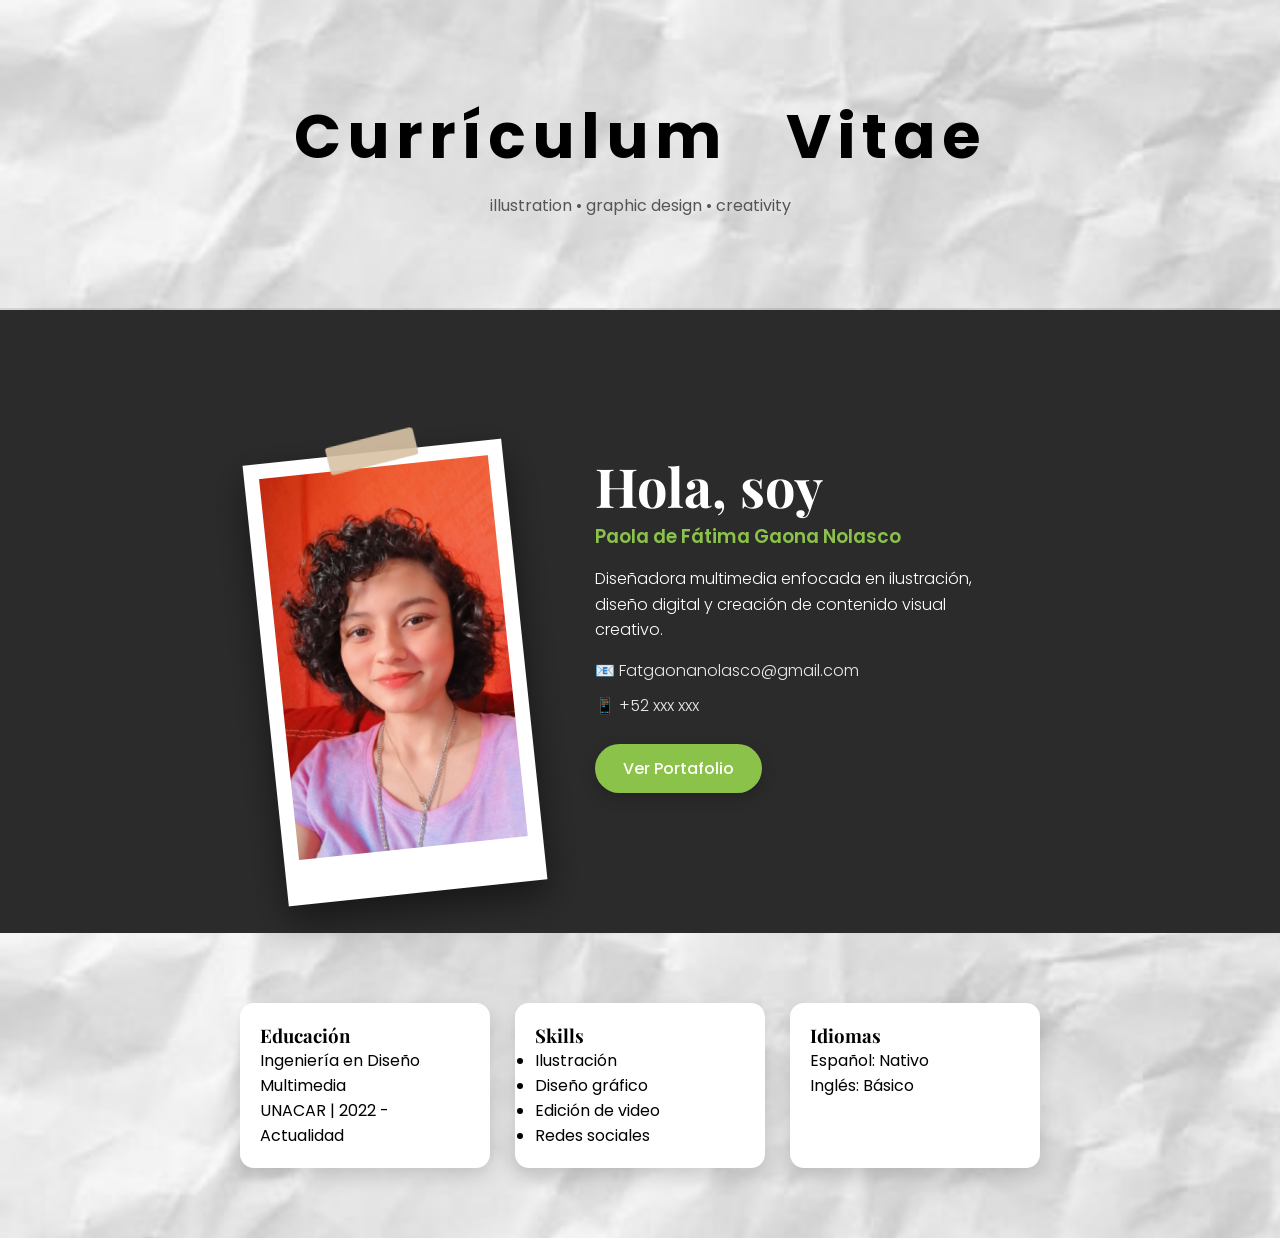
<file: 02-maquetacion-cv/index.html>
<!DOCTYPE html>
<html lang="es">
<head>
<meta charset="UTF-8">
<meta name="viewport" content="width=device-width, initial-scale=1.0">
<title>Paola | CV</title>

<link href="https://fonts.googleapis.com/css2?family=Poppins:wght@300;400;500;600;700&family=Playfair+Display:wght@500;700&display=swap" rel="stylesheet">

<link rel="stylesheet" href="styles.css">
</head>

<body>

<!-- TOP -->
<header class="top">

    <h1 class="titulo-animado">
        <span>C</span><span>u</span><span>r</span><span>r</span><span>í</span><span>c</span><span>u</span><span>l</span><span>u</span><span>m</span>
        <span>&nbsp;</span>
        <span>V</span><span>i</span><span>t</span><span>a</span><span>e</span>
    </h1>

    <p>illustration • graphic design • creativity</p>
</header>

<!-- HERO -->
<section class="hero">

    <div class="hero-container">

        <!-- FOTO POLAROID -->
        <div class="photo-stack">

            <div class="photo main">
                <div class="tape"></div>
                <img src="img/tu-foto.jpg" alt="foto">
            </div>

            <div class="photo extra extra1">
                <img src="img/foto1.jpg" alt="">
            </div>

            <div class="photo extra extra2">
                <img src="img/foto2.jpg" alt="">
            </div>

            <div class="photo extra extra3">
                <img src="img/foto3.jpg" alt="">
            </div>

        </div>

        <!-- INFO -->
        <div class="info">
            <h2>Hola, soy</h2>
            <h3>Paola de Fátima Gaona Nolasco</h3>

            <p>
                Diseñadora multimedia enfocada en ilustración, diseño digital y creación de contenido visual creativo.
            </p>

            <div class="contact">
                <p>📧 Fatgaonanolasco@gmail.com</p>
                <p>📱 +52 xxx xxx</p>
            </div>

            <!-- BOTÓN PORTAFOLIO -->
            <div class="btn-portafolio">
                <a href="portafolios/">Ver Portafolio</a>
            </div>

        </div>

    </div>

</section>

<!-- ABOUT -->
<section class="about">

    <div class="cards">

        <div class="card">
            <h3>Educación</h3>
            <p>Ingeniería en Diseño Multimedia</p>
            <p>UNACAR | 2022 - Actualidad</p>
        </div>

        <div class="card">
            <h3>Skills</h3>
            <ul>
                <li>Ilustración</li>
                <li>Diseño gráfico</li>
                <li>Edición de video</li>
                <li>Redes sociales</li>
            </ul>
        </div>

        <div class="card">
            <h3>Idiomas</h3>
            <p>Español: Nativo</p>
            <p>Inglés: Básico</p>
        </div>

    </div>

</section>

</body>
</html>
</file>
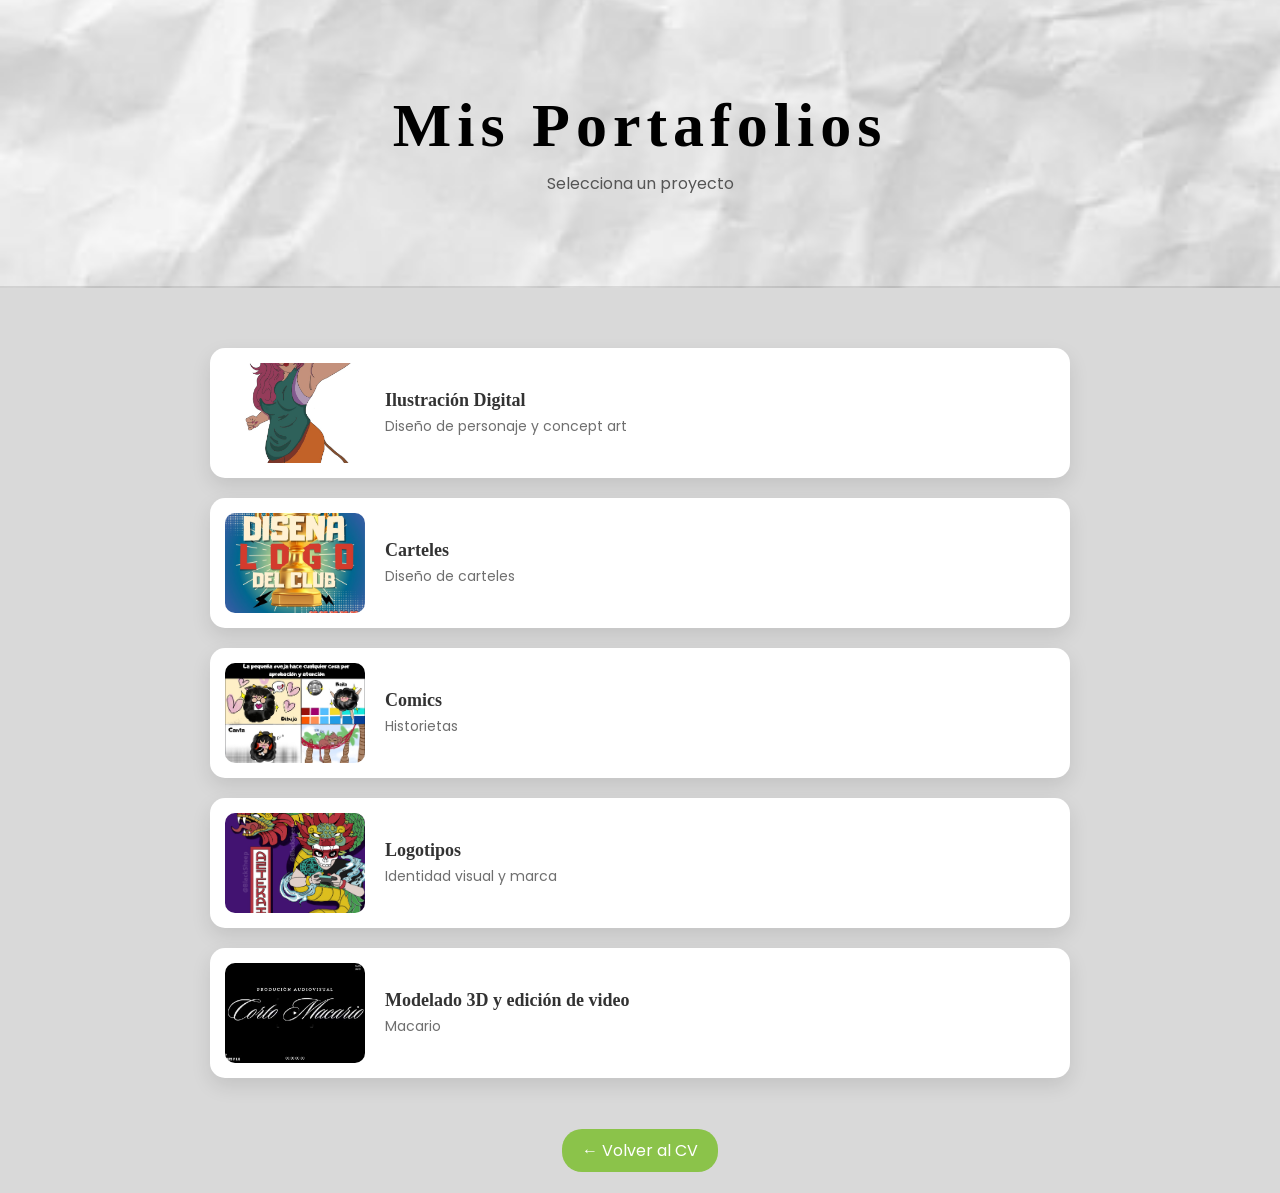
<file: 02-maquetacion-cv/portafolios/index.html>
<!DOCTYPE html>
<html lang="es">
<head>
<meta charset="UTF-8">
<meta name="viewport" content="width=device-width, initial-scale=1.0">
<title>Mis Portafolios</title>

<link href="https://fonts.googleapis.com/css2?family=Poppins:wght@300;400;500;600;700&display=swap" rel="stylesheet">

<link rel="stylesheet" href="../styles.css">
</head>

<body>

<!-- HEADER -->
<header class="top">
    <h1>Mis Portafolios</h1>
    <p>Selecciona un proyecto</p>
</header>

<!-- LISTA -->
<section class="portfolio-list">

    <!-- ITEM 1 -->
    <a class="portfolio-item" href="portafolio1.html">
        <img src="../img/preview1.jpg" alt="Portafolio 1">
        <div class="portfolio-text">
            <h2>Ilustración Digital</h2>
            <p>Diseño de personaje y concept art</p>
        </div>
    </a>

    <!-- ITEM 2 -->
    <a class="portfolio-item" href="portafolio2.html">
        <img src="../img/preview2.jpg" alt="Portafolio 2">
        <div class="portfolio-text">
            <h2>Carteles</h2>
            <p>Diseño de carteles</p>
        </div>
    </a>

    <!-- ITEM 3 -->
    <a class="portfolio-item" href="portafolio3.html">
        <img src="../img/preview3.jpg" alt="Portafolio 3">
        <div class="portfolio-text">
            <h2>Comics</h2>
            <p>Historietas</p>
        </div>
    </a>

    <!-- ITEM 4 -->
    <a class="portfolio-item" href="portafolio4.html">
        <img src="../img/preview4.jpg" alt="Portafolio 4">
        <div class="portfolio-text">
            <h2>Logotipos</h2>
            <p>Identidad visual y marca</p>
        </div>
    </a>

    <!-- ITEM 5 -->
    <a class="portfolio-item" href="portafolio5.html">
        <img src="../img/Preview5.jpg" alt="Portafolio 5">
        <div class="portfolio-text">
            <h2>Modelado 3D y edición de video</h2>
            <p>Macario</p>
        </div>
    </a>

</section>

<!-- BACK -->
<div class="back-home">
    <a href="../index.html">← Volver al CV</a>
</div>

</body>
</html>
</file>
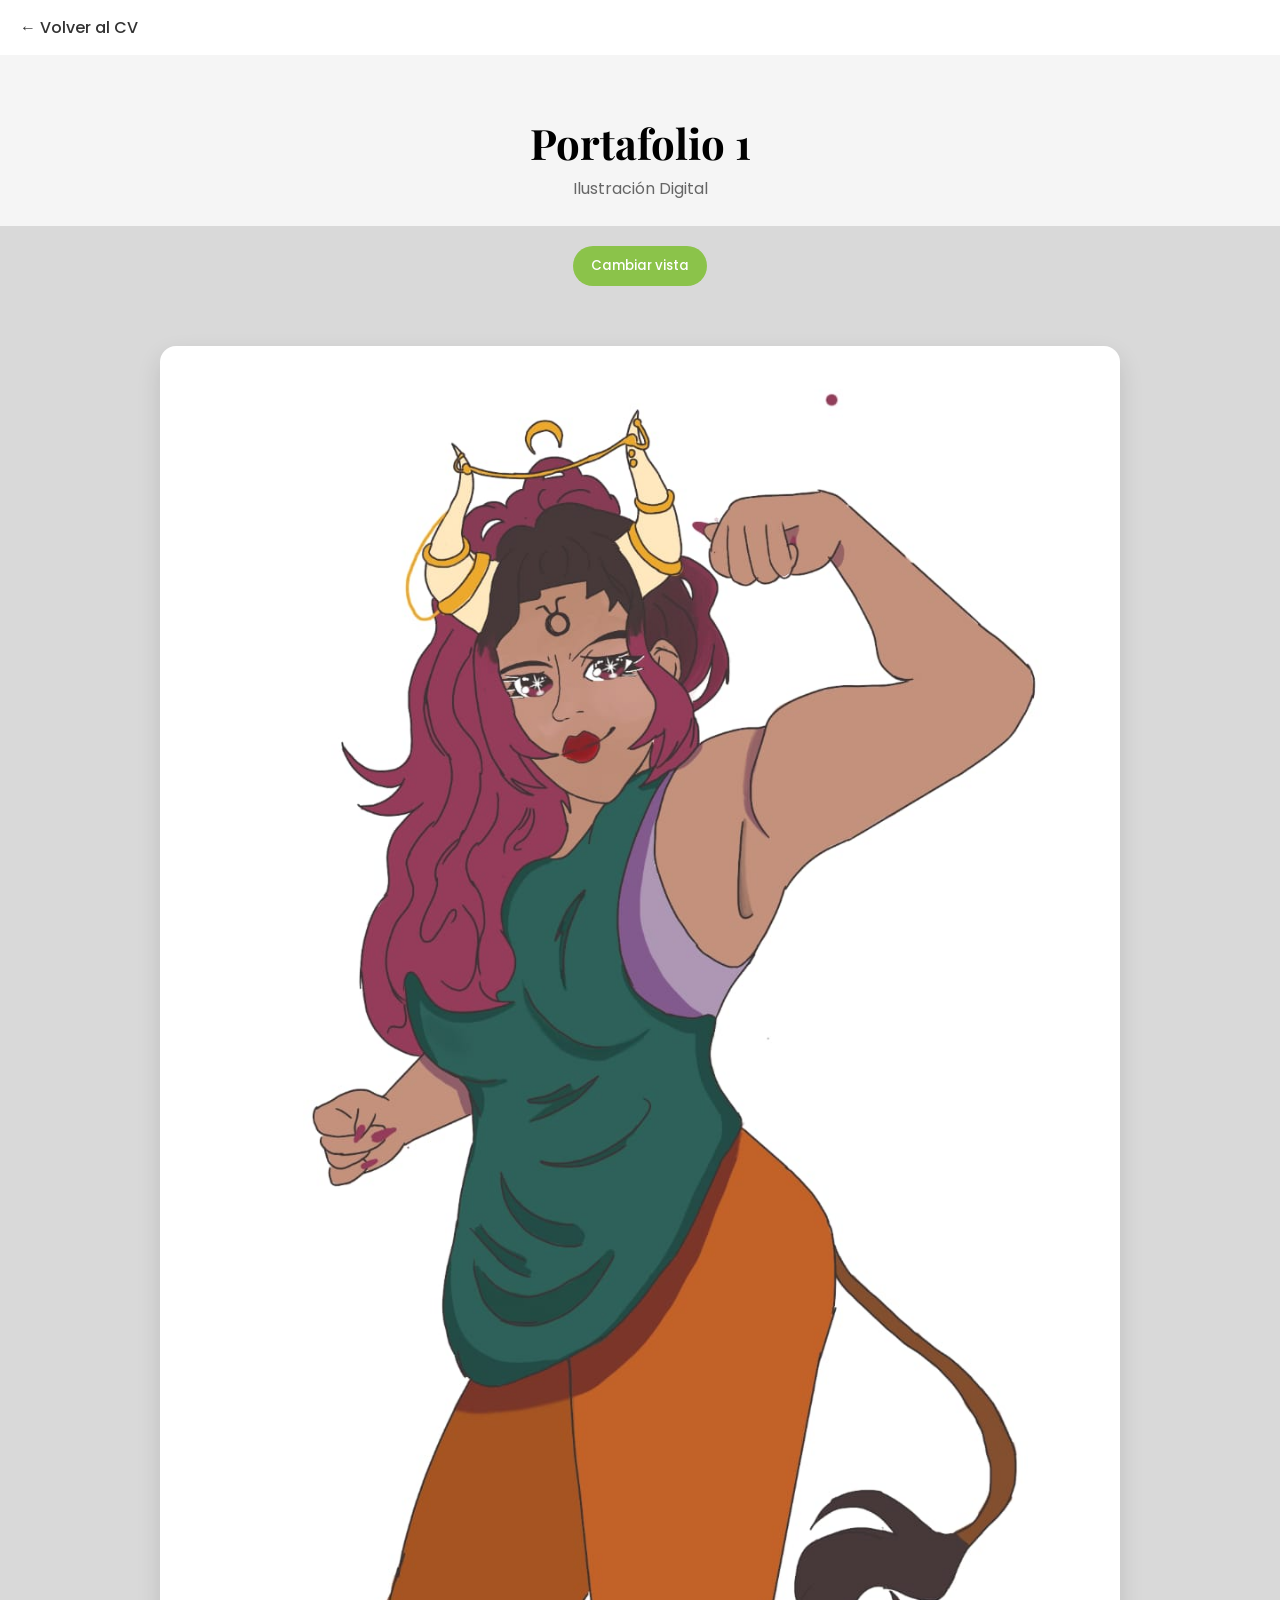
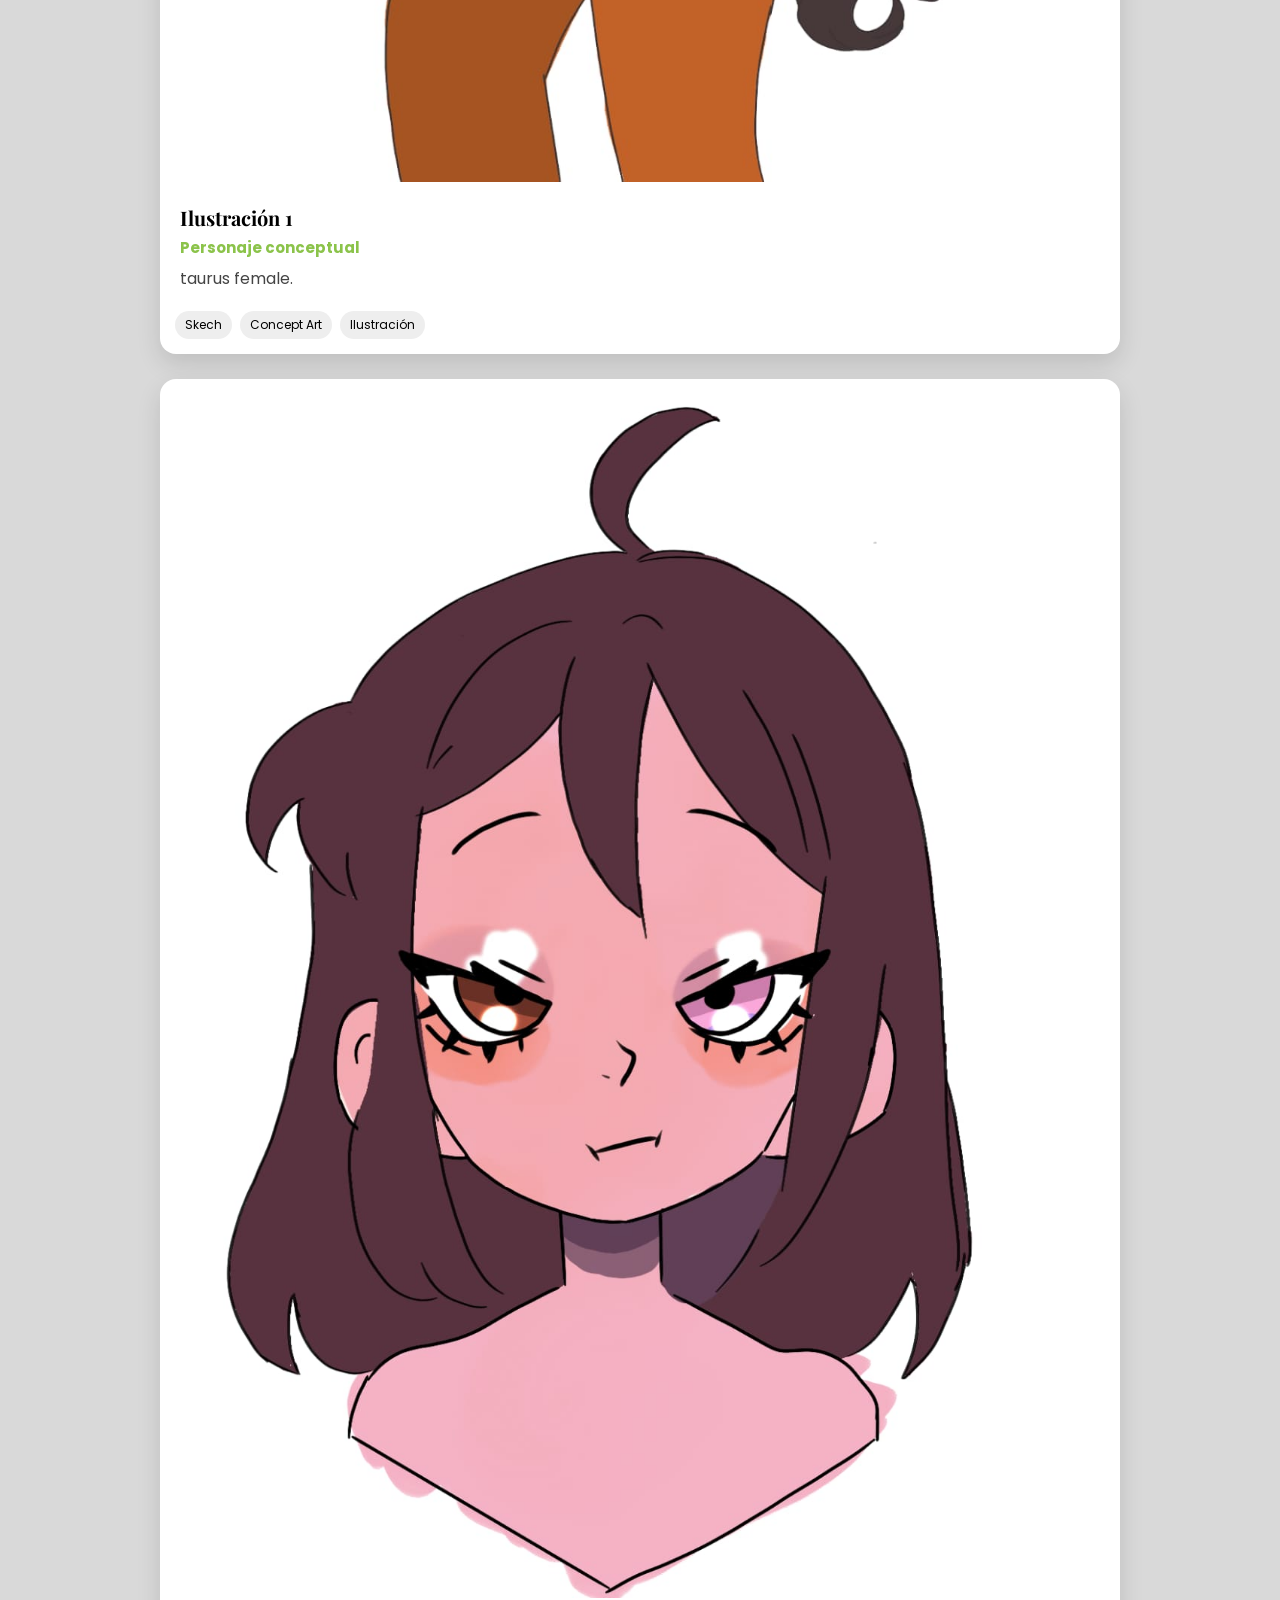
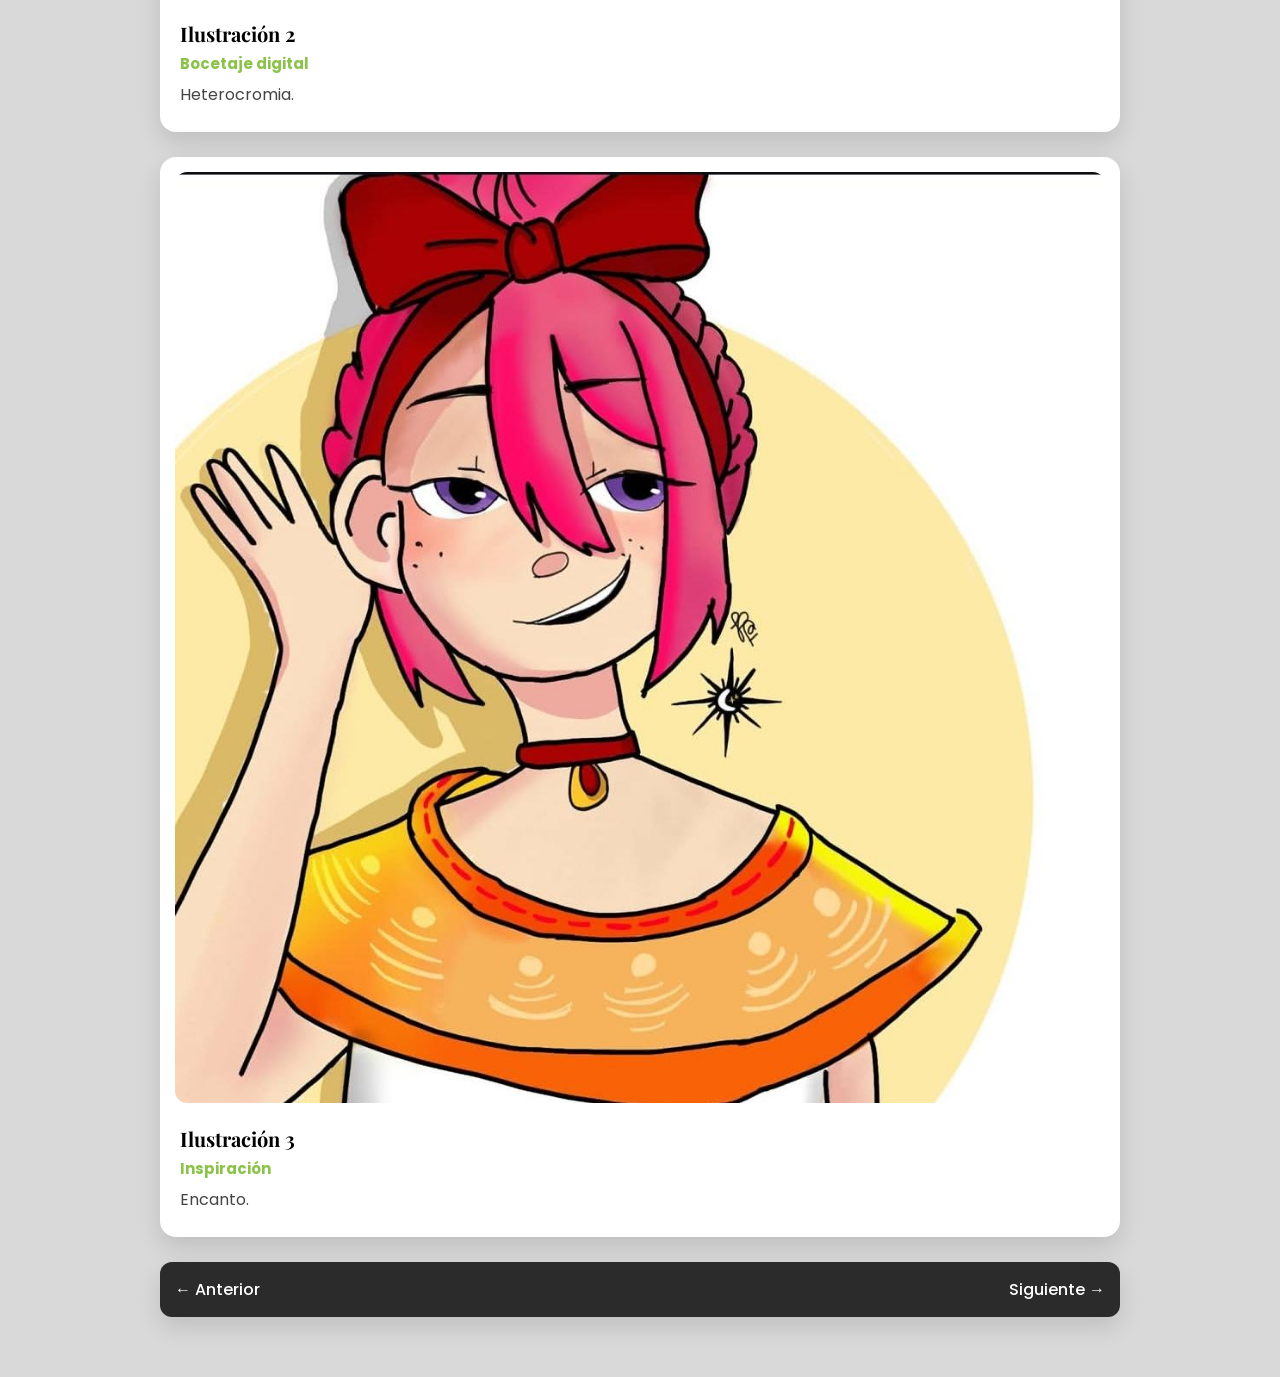
<file: 02-maquetacion-cv/portafolios/new.html>
<!DOCTYPE html>
<html lang="es">
<head>
<meta charset="UTF-8">
<meta name="viewport" content="width=device-width, initial-scale=1.0">

<title>Portafolio 1</title>

<link href="https://fonts.googleapis.com/css2?family=Poppins:wght@300;400;500;600;700&family=Playfair+Display:wght@500;700&display=swap" rel="stylesheet">

<link rel="stylesheet" href="../styles.css">
</head>

<body>

<!-- NAVBAR -->
<div class="navbar">
<a href="../index.html">← Volver al CV</a>
</div>

<!-- TÍTULO -->
<header class="project-hero">
<h1>Portafolio 1</h1>
<p>Ilustración Digital</p>
</header>

<!-- BOTÓN CAMBIO DE VISTA -->
<div class="view-toggle">
    <button onclick="toggleView()">Cambiar vista</button>
</div>

<!-- CONTENIDO -->
<section class="project-container">

<!-- EVIDENCIA 1 -->
<div class="project-card">
<img src="../img/preview1.jpg" class="project-image">
<div class="project-info">
<h2>Ilustración 1</h2>
<h3>Personaje conceptual</h3>
<p>taurus female.</p>
</div>

<div class="tags">
<span>Skech</span>
<span>Concept Art</span>
<span>Ilustración</span>
</div>
</div>

<!-- EVIDENCIA 2 -->
<div class="project-card">
<img src="../img/proyecto1b.jpg" class="project-image">
<div class="project-info">
<h2>Ilustración 2</h2>
<h3>Bocetaje digital</h3>
<p>Heterocromia.</p>
</div>
</div>

<!-- EVIDENCIA 3 -->
<div class="project-card">
<img src="../img/proyecto1c.jpg" class="project-image">
<div class="project-info">
<h2>Ilustración 3</h2>
<h3>Inspiración</h3>
<p>Encanto.</p>
</div>
</div>

<!-- NAVEGACIÓN -->
<div class="project-card nav-box">
<a href="portafolio5.html">← Anterior</a>
<a href="portafolio2.html">Siguiente →</a>
</div>

</section>

<!-- SCRIPT CAMBIO DE VISTA -->
<script>
function toggleView(){
    document.querySelector('.project-container')
    .classList.toggle('horizontal');
}
</script>

</body>
</html>
</file>
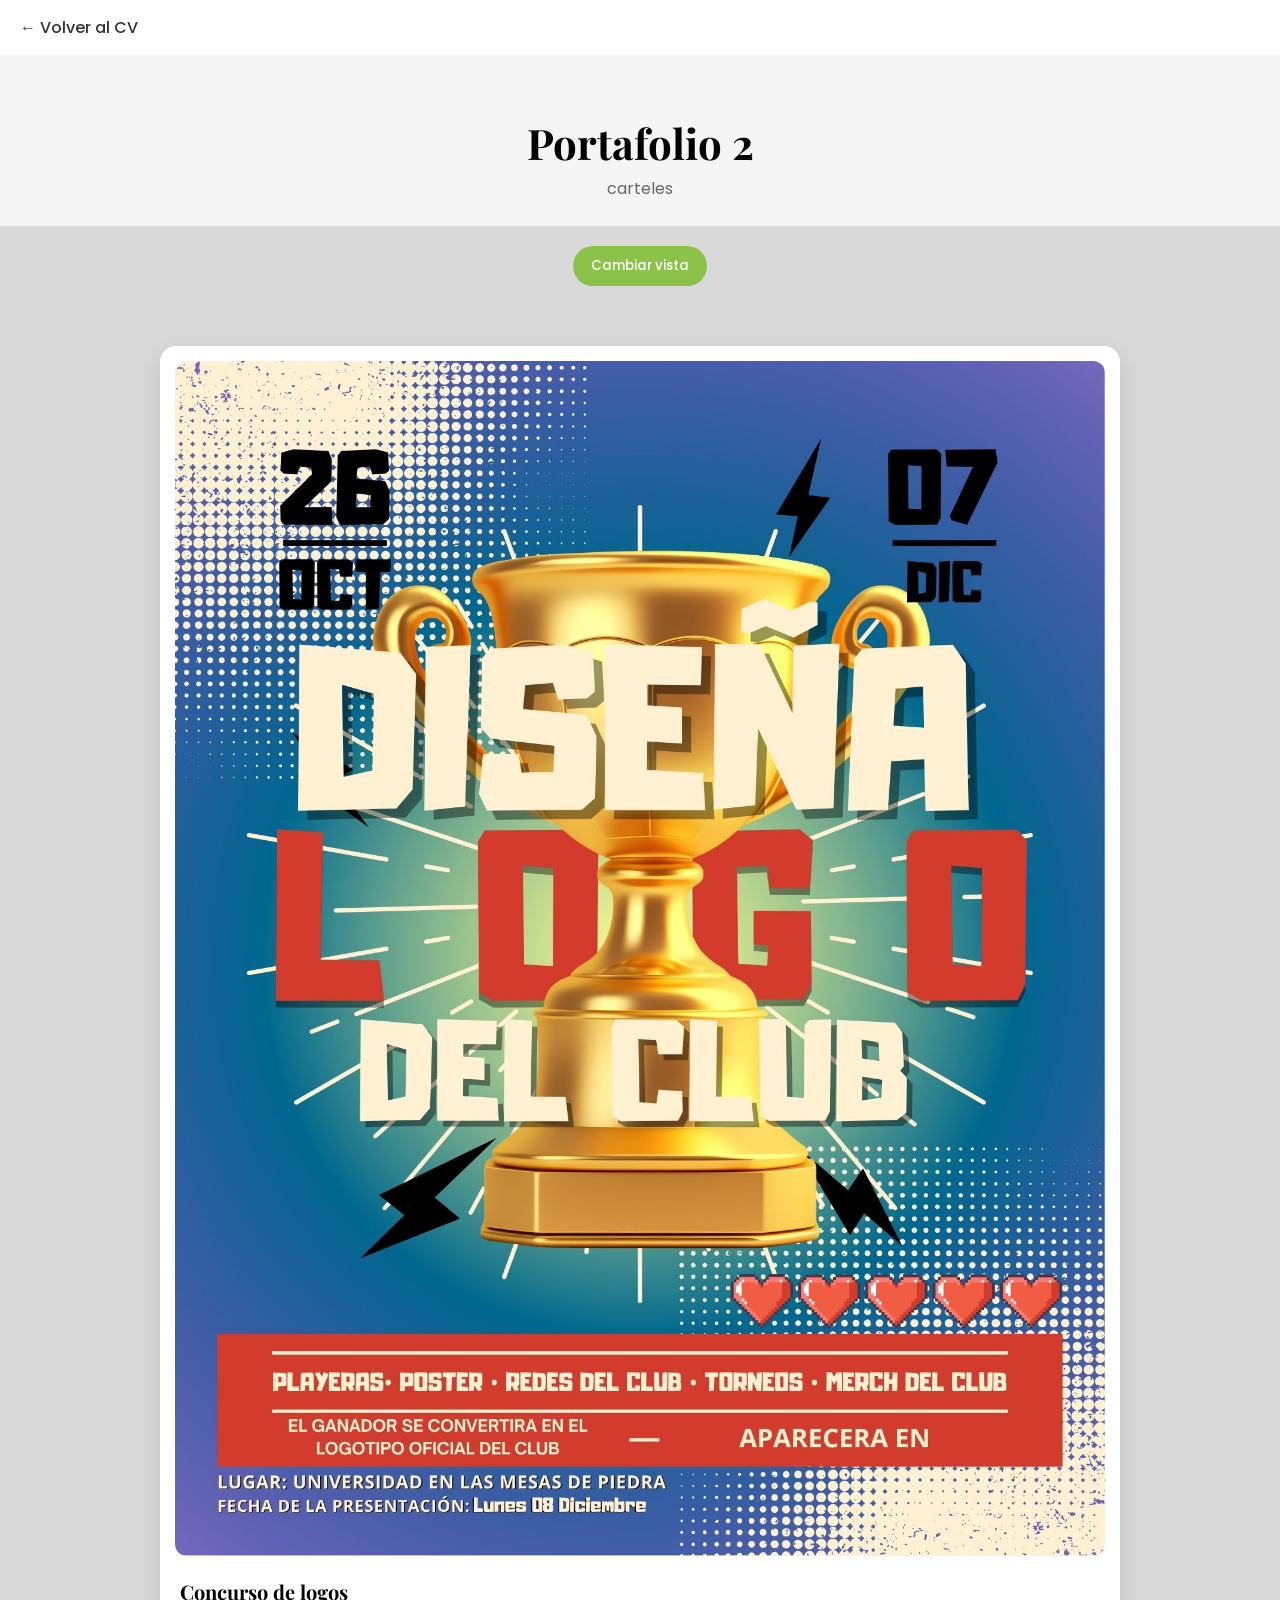
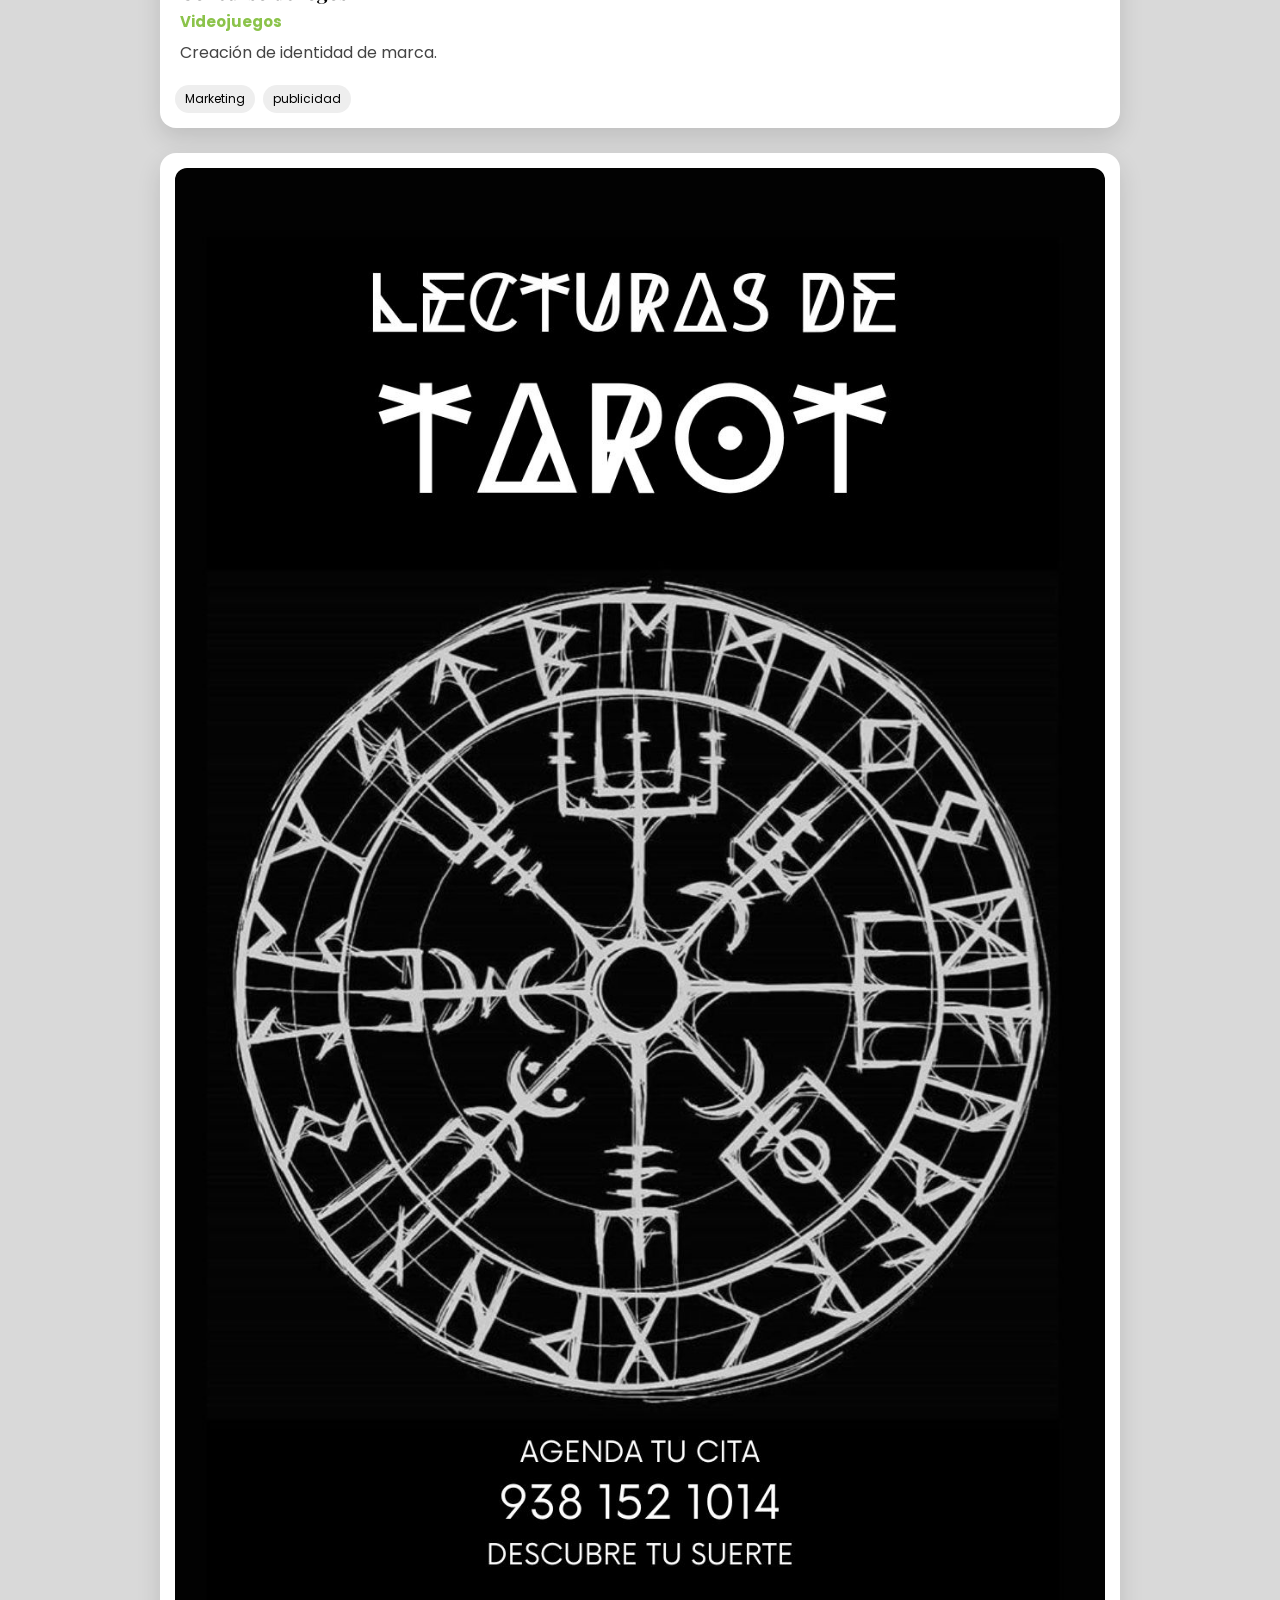
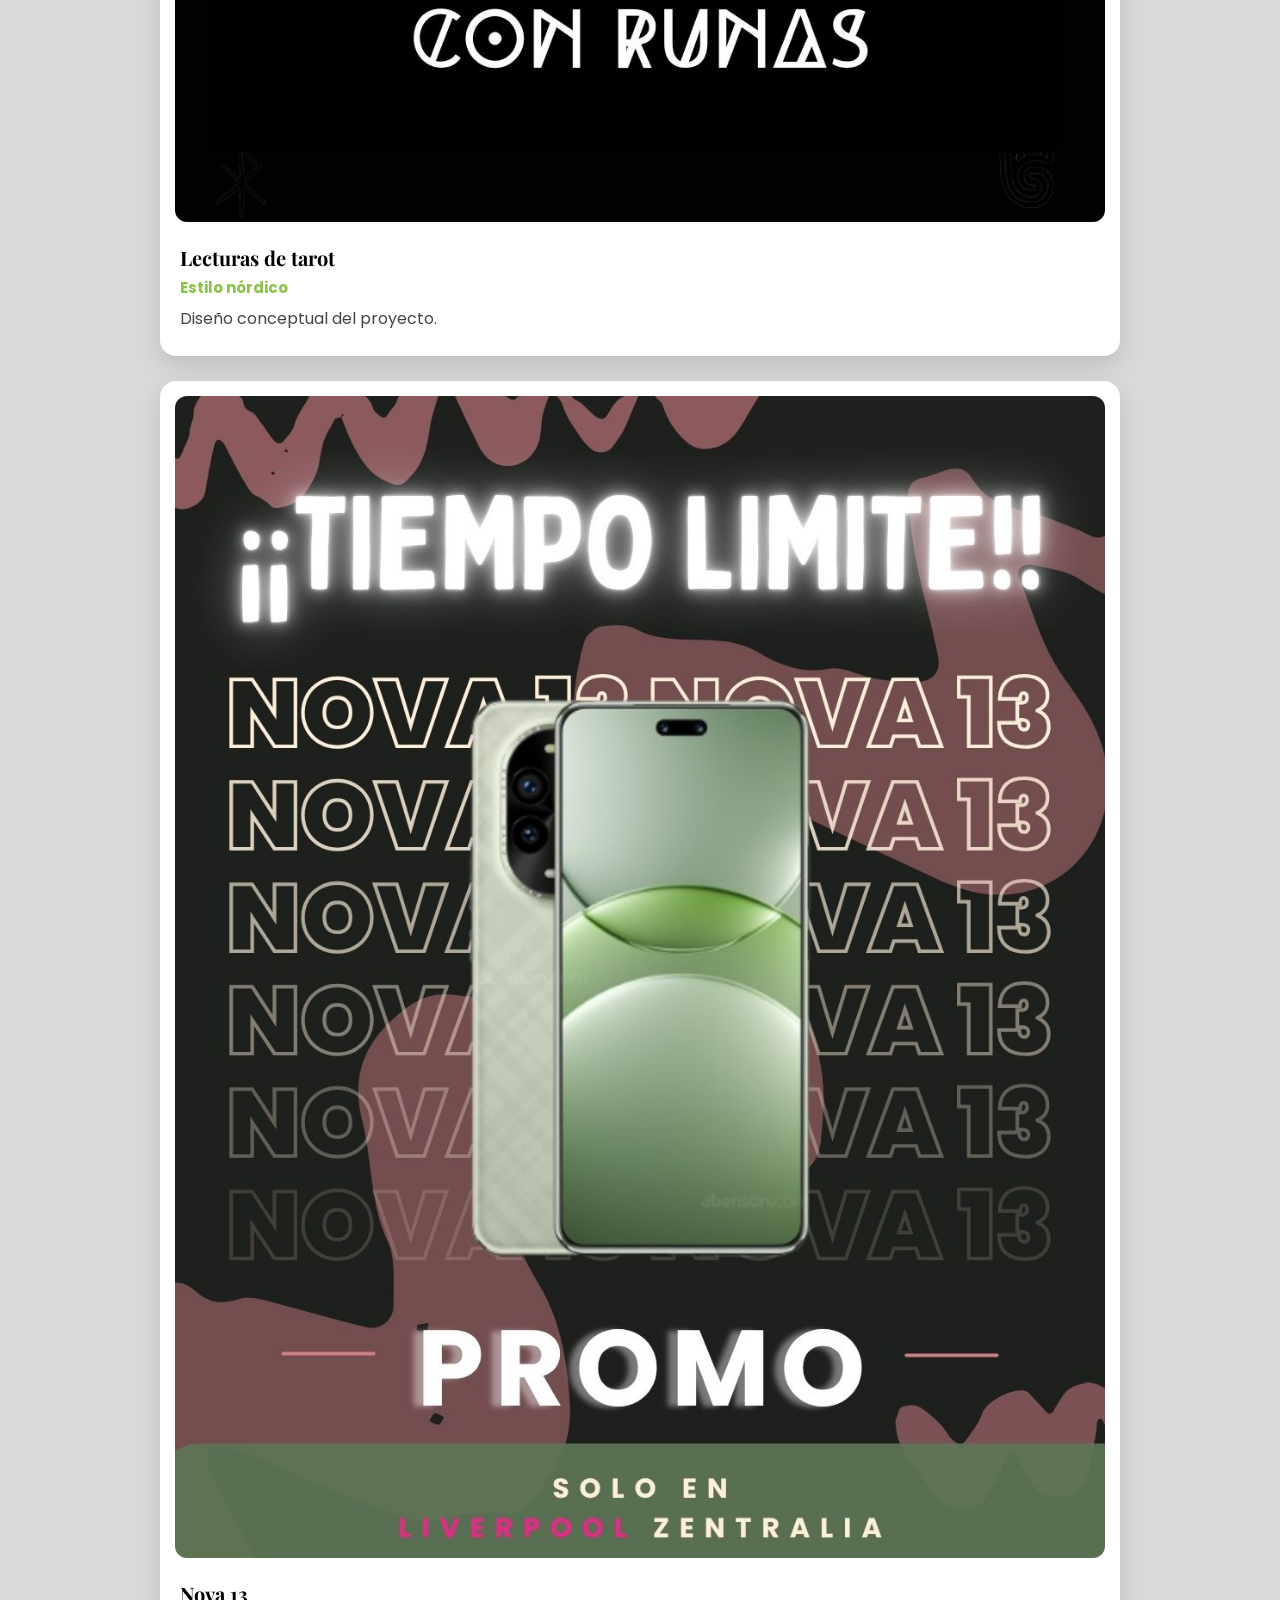
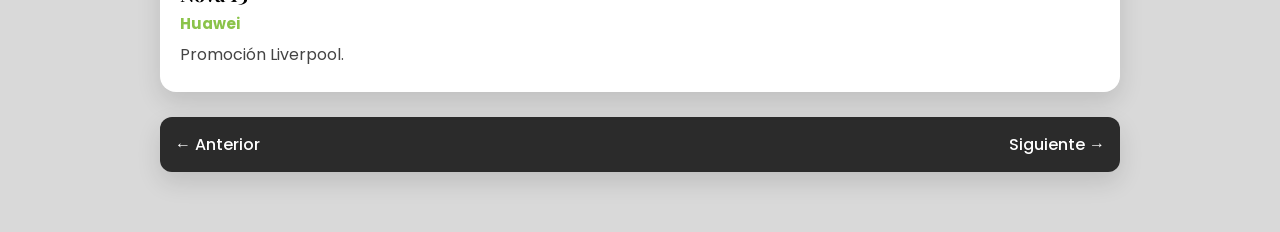
<file: 02-maquetacion-cv/portafolios/portafolio2.html>
<!DOCTYPE html>
<html lang="es">
<head>
<meta charset="UTF-8">
<meta name="viewport" content="width=device-width, initial-scale=1.0">

<title>Portafolio 2</title>

<link href="https://fonts.googleapis.com/css2?family=Poppins:wght@300;400;500;600;700&family=Playfair+Display:wght@500;700&display=swap" rel="stylesheet">

<link rel="stylesheet" href="../styles.css">
</head>

<body>

<!-- NAVBAR -->
<div class="navbar">
<a href="../index.html">← Volver al CV</a>
</div>

<!-- HEADER -->
<header class="project-hero">
<h1>Portafolio 2</h1>
<p>carteles</p>
</header>

<!-- BOTÓN CAMBIO DE VISTA -->
<div class="view-toggle">
    <button onclick="toggleView()">Cambiar vista</button>
</div>

<!-- CONTENIDO -->
<section class="project-container">

<!-- EVIDENCIA 1 -->
<div class="project-card">
<img src="../img/preview2.jpg" class="project-image">
<div class="project-info">
<h2>Concurso de logos</h2>
<h3>Videojuegos</h3>
<p>Creación de identidad de marca.</p>
</div>

<div class="tags">
<span>Marketing</span>
<span>publicidad</span>
</div>
</div>

<!-- EVIDENCIA 2 -->
<div class="project-card">
<img src="../img/proyecto2b.jpg" class="project-image">
<div class="project-info">
<h2>Lecturas de tarot</h2>
<h3>Estilo nórdico</h3>
<p>Diseño conceptual del proyecto.</p>
</div>
</div>

<!-- EVIDENCIA 3 -->
<div class="project-card">
<img src="../img/proyecto2c.jpg" class="project-image">
<div class="project-info">
<h2>Nova 13</h2>
<h3>Huawei</h3>
<p>Promoción Liverpool.</p>
</div>
</div>

<!-- NAVEGACIÓN -->
<div class="project-card nav-box">
<a href="portafolio1.html">← Anterior</a>
<a href="portafolio3.html">Siguiente →</a>
</div>

</section>

<!-- SCRIPT -->
<script>
function toggleView(){
    document.querySelector('.project-container')
    .classList.toggle('horizontal');
}
</script>

</body>
</html>
</file>
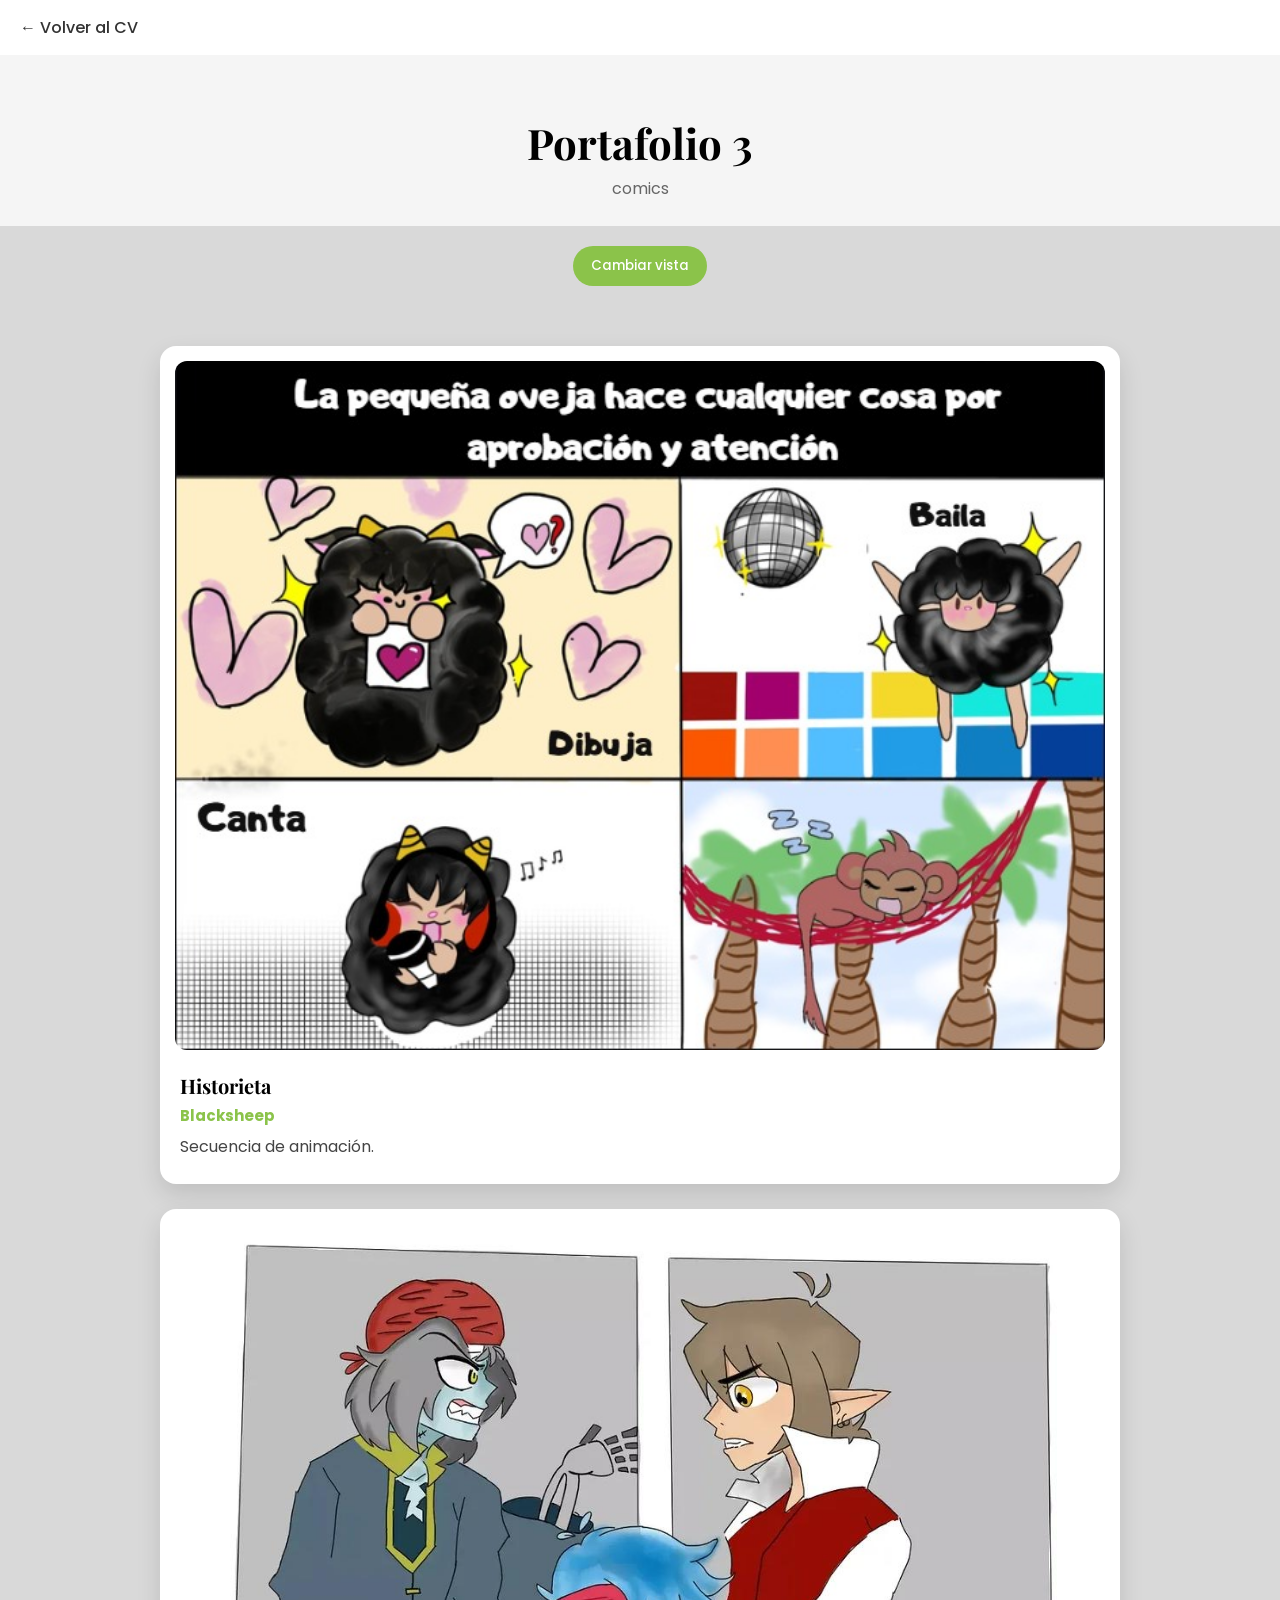
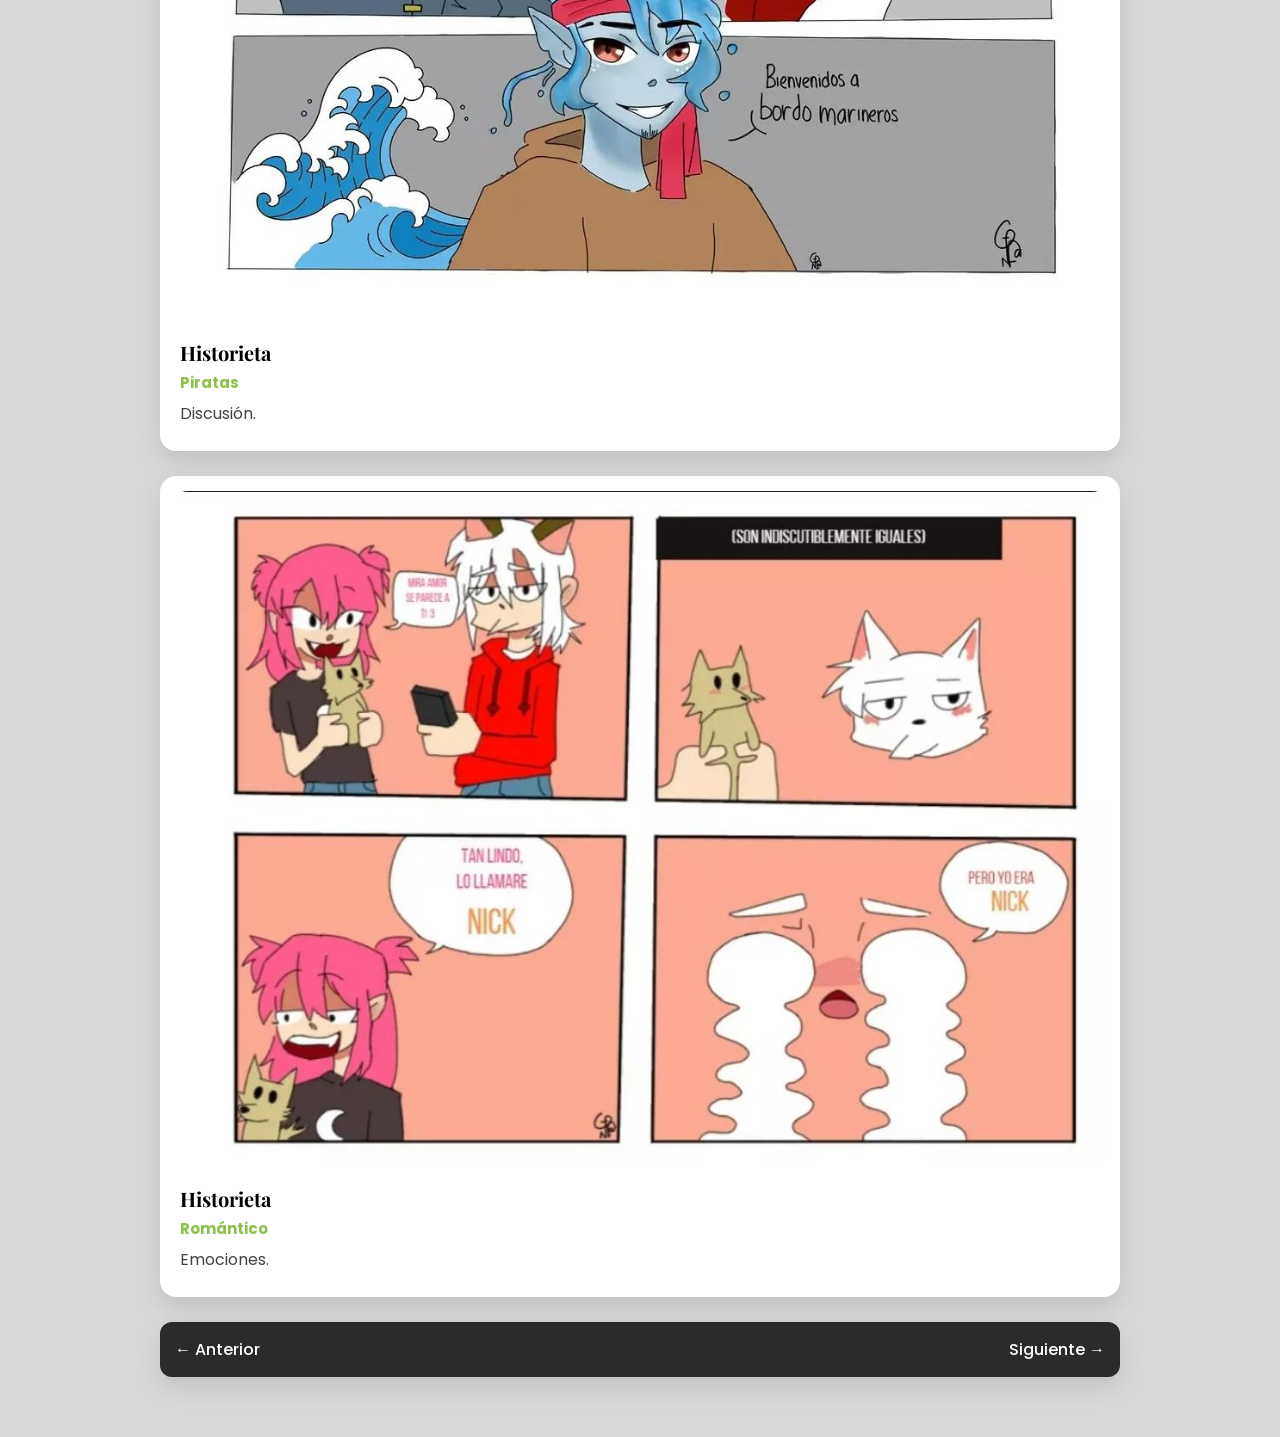
<file: 02-maquetacion-cv/portafolios/portafolio3.html>
<!DOCTYPE html>
<html lang="es">
<head>
<meta charset="UTF-8">
<meta name="viewport" content="width=device-width, initial-scale=1.0">

<title>Portafolio 3</title>

<link href="https://fonts.googleapis.com/css2?family=Poppins:wght@300;400;500;600;700&family=Playfair+Display:wght@500;700&display=swap" rel="stylesheet">

<link rel="stylesheet" href="../styles.css">
</head>

<body>

<!-- NAVBAR -->
<div class="navbar">
<a href="../index.html">← Volver al CV</a>
</div>

<!-- HEADER -->
<header class="project-hero">
<h1>Portafolio 3</h1>
<p>comics</p>
</header>

<!-- BOTÓN CAMBIO DE VISTA -->
<div class="view-toggle">
    <button onclick="toggleView()">Cambiar vista</button>
</div>

<!-- CONTENIDO -->
<section class="project-container">

<!-- EVIDENCIA 1 -->
<div class="project-card">
<img src="../img/preview3.jpg" class="project-image">
<div class="project-info">
<h2>Historieta</h2>
<h3>Blacksheep</h3>
<p>Secuencia de animación.</p>
</div>
</div>

<!-- EVIDENCIA 2 -->
<div class="project-card">
<img src="../img/proyecto3b.jpg" class="project-image">
<div class="project-info">
<h2>Historieta</h2>
<h3>Piratas</h3>
<p>Discusión.</p>
</div>
</div>

<!-- EVIDENCIA 3 -->
<div class="project-card">
<img src="../img/proyecto3c.jpg" class="project-image">
<div class="project-info">
<h2>Historieta</h2>
<h3>Romántico</h3>
<p>Emociones.</p>
</div>
</div>

<!-- NAVEGACIÓN -->
<div class="project-card nav-box">
<a href="portafolio2.html">← Anterior</a>
<a href="portafolio4.html">Siguiente →</a>
</div>

</section>

<!-- SCRIPT -->
<script>
function toggleView(){
    document.querySelector('.project-container')
    .classList.toggle('horizontal');
}
</script>

</body>
</html>
</file>
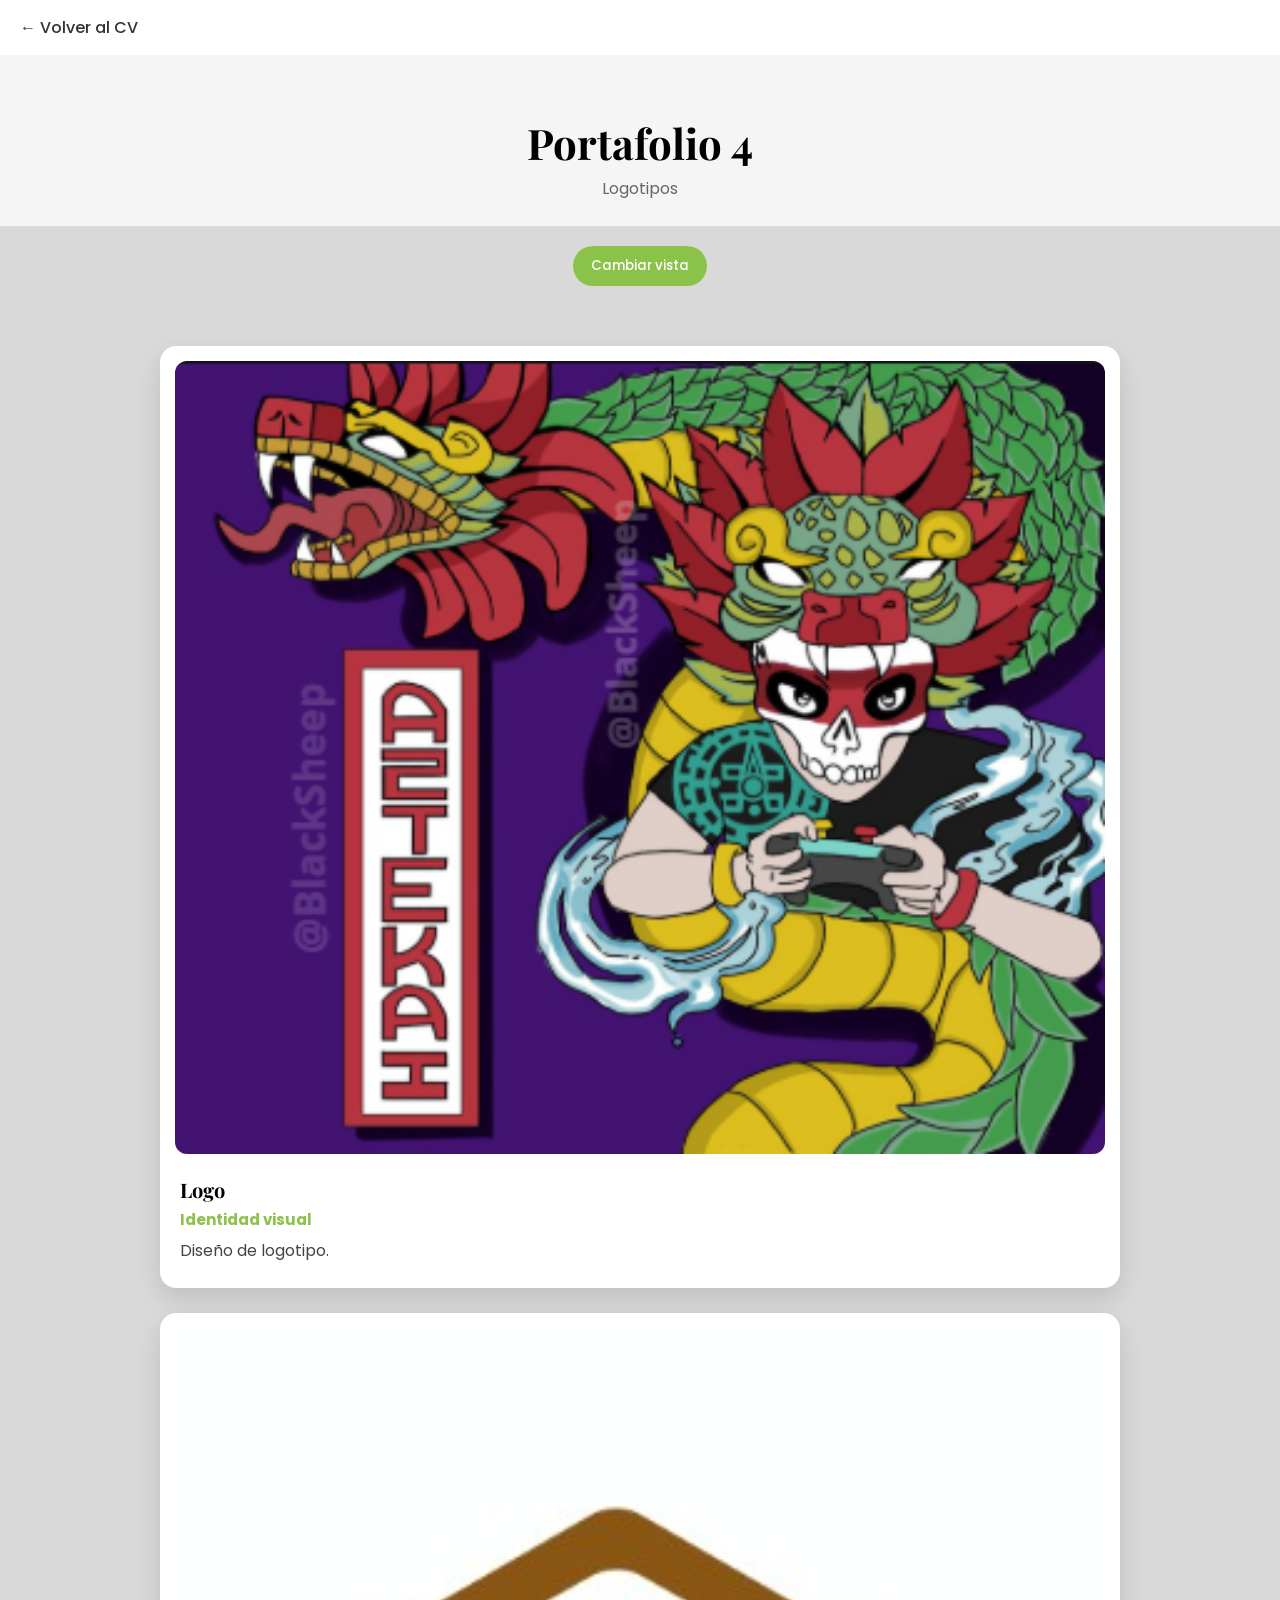
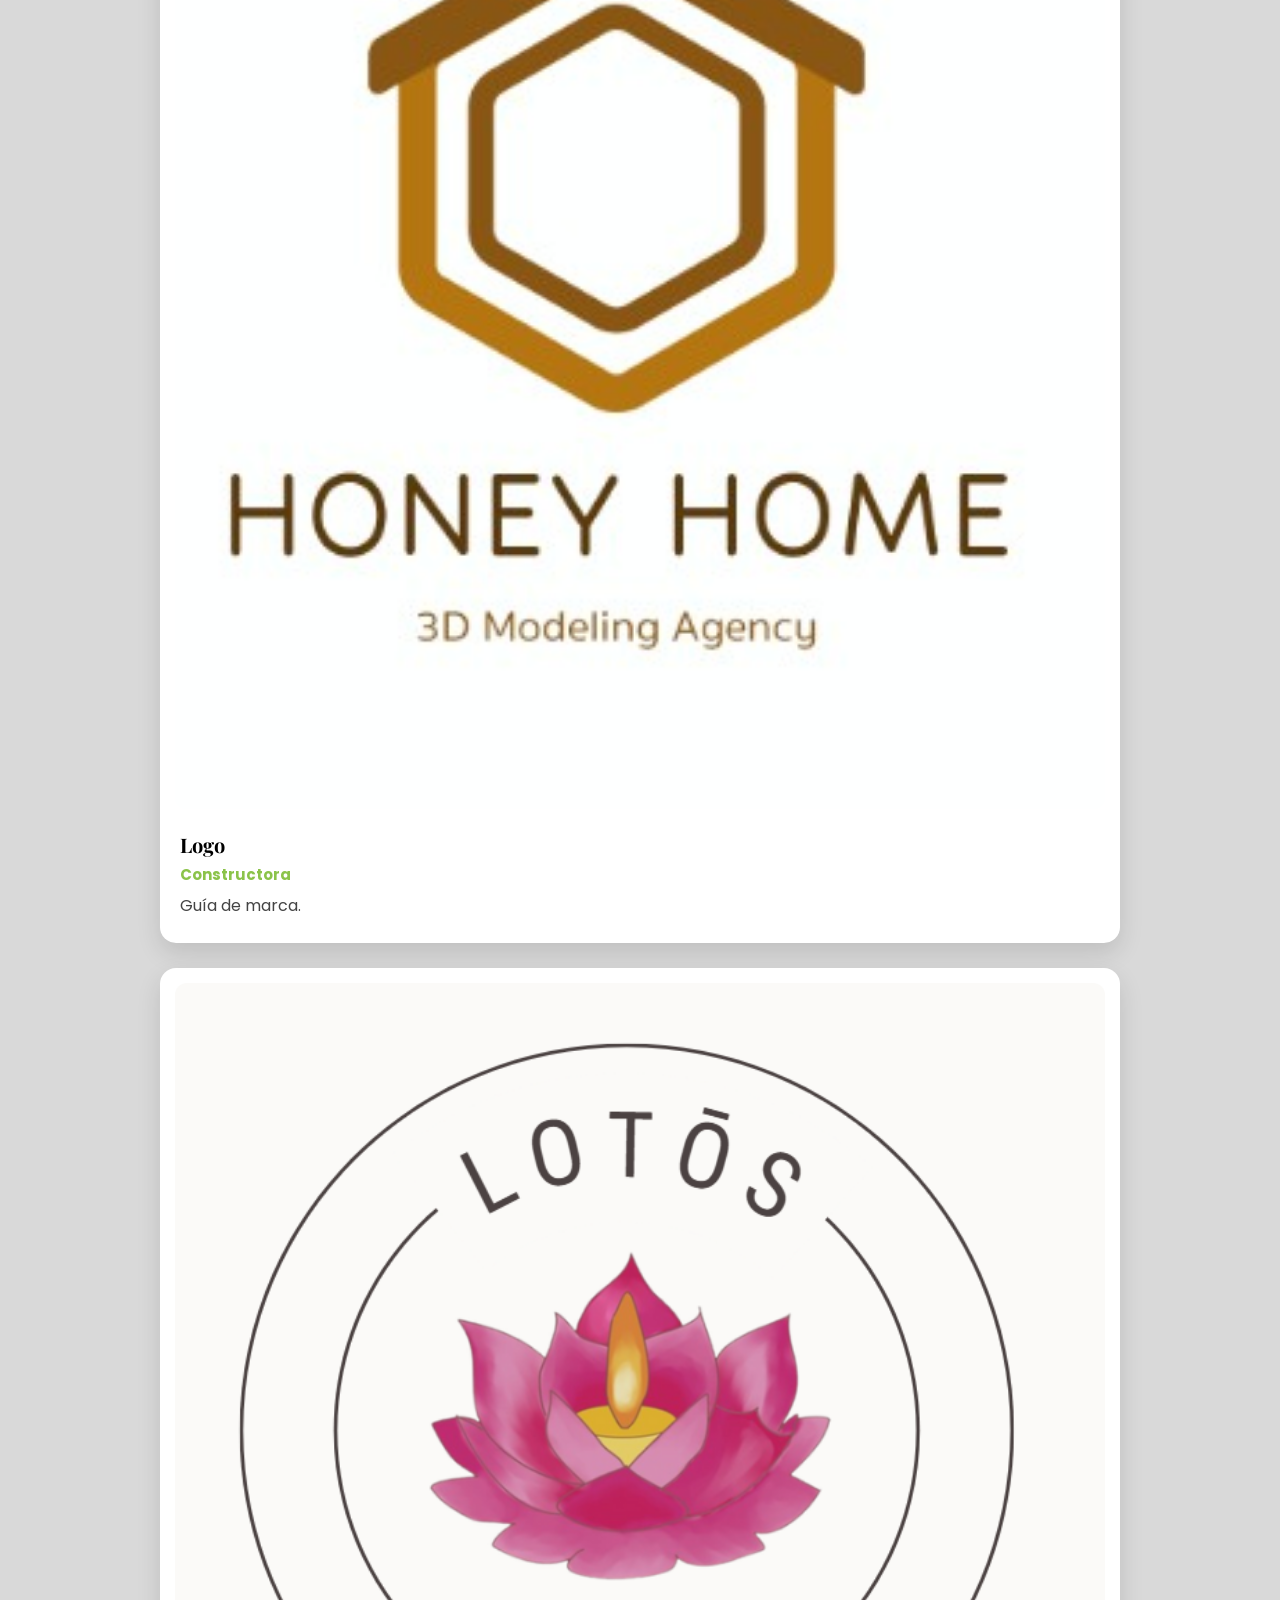
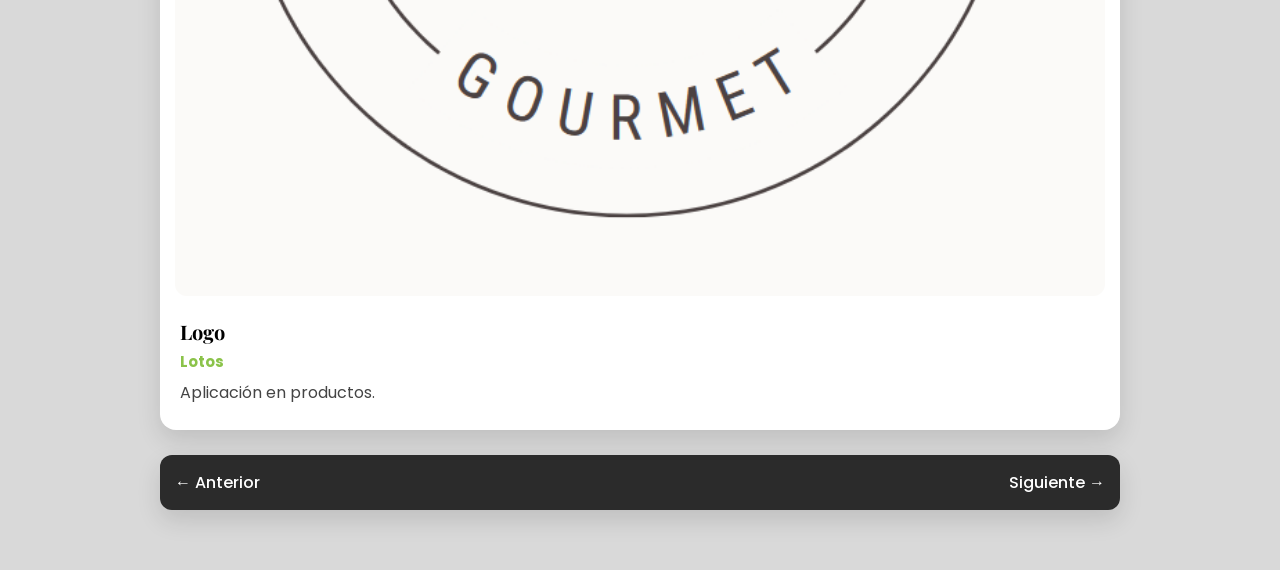
<file: 02-maquetacion-cv/portafolios/portafolio4.html>
<!DOCTYPE html>
<html lang="es">
<head>
<meta charset="UTF-8">
<meta name="viewport" content="width=device-width, initial-scale=1.0">

<title>Portafolio 4</title>

<link href="https://fonts.googleapis.com/css2?family=Poppins:wght@300;400;500;600;700&family=Playfair+Display:wght@500;700&display=swap" rel="stylesheet">

<link rel="stylesheet" href="../styles.css">
</head>

<body>

<!-- NAVBAR -->
<div class="navbar">
<a href="../index.html">← Volver al CV</a>
</div>

<!-- HEADER -->
<header class="project-hero">
<h1>Portafolio 4</h1>
<p>Logotipos</p>
</header>

<!-- BOTÓN CAMBIO DE VISTA -->
<div class="view-toggle">
    <button onclick="toggleView()">Cambiar vista</button>
</div>

<!-- CONTENIDO -->
<section class="project-container">

<!-- EVIDENCIA 1 -->
<div class="project-card">
<img src="../img/preview4.jpg" class="project-image">
<div class="project-info">
<h2>Logo</h2>
<h3>Identidad visual</h3>
<p>Diseño de logotipo.</p>
</div>
</div>

<!-- EVIDENCIA 2 -->
<div class="project-card">
<img src="../img/proyecto4b.jpg" class="project-image">
<div class="project-info">
<h2>Logo</h2>
<h3>Constructora</h3>
<p>Guía de marca.</p>
</div>
</div>

<!-- EVIDENCIA 3 -->
<div class="project-card">
<img src="../img/proyecto4c.jpg" class="project-image">
<div class="project-info">
<h2>Logo</h2>
<h3>Lotos</h3>
<p>Aplicación en productos.</p>
</div>
</div>

<!-- NAVEGACIÓN -->
<div class="project-card nav-box">
<a href="portafolio3.html">← Anterior</a>
<a href="portafolio5.html">Siguiente →</a>
</div>

</section>

<!-- SCRIPT -->
<script>
function toggleView(){
    document.querySelector('.project-container')
    .classList.toggle('horizontal');
}
</script>

</body>
</html>
</file>
<file: 02-maquetacion-cv/styles.css>
/* RESET */
*{
margin:0;
padding:0;
box-sizing:border-box;
font-family:'Poppins', sans-serif;
}

body{
background:#d9d9d9;
}

/* ===================== */
/* TOP */
/* ===================== */
.top{
background:url("img/paper.jpg") center/cover;
text-align:center;
padding:90px 20px;
border-bottom:2px solid rgba(0,0,0,0.1);
}

.top h1{
font-family:'Playfair Display', serif;
font-size:62px;
letter-spacing:6px;
font-weight:700;
}

.top p{
margin-top:10px;
color:#555;
font-weight:400;
}

/* ===================== */
/* HERO (FRANJA NEGRA GRANDE) */
/* ===================== */
.hero{
background:#2b2b2b;
color:white;
padding:140px 20px;
display:flex;
justify-content:center;
}

.hero-container{
display:flex;
gap:70px;
align-items:center;
flex-wrap:wrap;
justify-content:center;
}

/* ===================== */
/* STACK DE FOTOS (RESTORED) */
/* ===================== */
.photo-stack{
position:relative;
width:260px;
height:340px;
}

/* FOTO BASE */
.photo{
background:white;
padding:15px 15px 45px;
width:260px;
box-shadow:0 15px 35px rgba(0,0,0,0.5);
position:absolute;
top:0;
left:0;
transition:0.6s ease;
}

.photo img{
width:100%;
display:block;
}

/* PRINCIPAL */
.main{
transform:rotate(-6deg);
z-index:10;
}

/* CINTA */
.main .tape{
width:90px;
height:28px;
background:rgba(216,195,165,0.9);
position:absolute;
top:-15px;
left:50%;
transform:translateX(-50%) rotate(-8deg);
border-radius:3px;
}

/* EXTRAS OCULTAS */
.extra{
opacity:0;
pointer-events:none;
}

/* ===================== */
/* HOVER ANIMATION */
/* ===================== */

.photo-stack:hover .extra1{
transform:translateX(-220px) translateY(-180px) scale(0.72);
opacity:1;
z-index:3;
}

.photo-stack:hover .extra2{
transform:translateX(-380px) translateY(0px) scale(0.72);
opacity:1;
z-index:2;
}

.photo-stack:hover .extra3{
transform:translateX(-220px) translateY(180px) scale(0.72);
opacity:1;
z-index:1;
}

.photo-stack:hover .main{
transform:rotate(0deg) scale(1.03);
}

/* ===================== */
/* INFO */
/* ===================== */
.info{
max-width:420px;
}

.info h2{
font-family:'Playfair Display', serif;
font-size:54px;
font-weight:700;
}

.info h3{
color:#8bc34a;
margin-bottom:15px;
font-weight:600;
}

.info p{
line-height:1.6;
margin-bottom:10px;
font-weight:300;
}

.contact{
margin-top:15px;
opacity:0.9;
font-weight:400;
}

/* ===================== */
/* BOTÓN PORTAFOLIO */
/* ===================== */
.btn-portafolio{
margin-top:25px;
}

.btn-portafolio a{
display:inline-block;
padding:12px 28px;
background:#8bc34a;
color:white;
text-decoration:none;
border-radius:25px;
font-weight:500;
transition:0.3s ease;
box-shadow:0 5px 15px rgba(0,0,0,0.2);
}

.btn-portafolio a:hover{
transform:scale(1.05);
background:#7cb342;
}

/* ===================== */
/* ABOUT */
/* ===================== */
.about{
background:url("img/paper.jpg") center/cover;
padding:70px 20px;
display:flex;
justify-content:center;
}

.cards{
display:flex;
gap:25px;
flex-wrap:wrap;
justify-content:center;
}

.card{
background:white;
padding:20px;
border-radius:14px;
width:250px;
box-shadow:0 8px 20px rgba(0,0,0,0.15);
transition:.3s;
}

.card h3{
font-family:'Playfair Display', serif;
font-weight:700;
}

.card:hover{
transform:translateY(-5px);
}

/* ===================== */
/* PORTAFOLIO LIST */
/* ===================== */
.portfolio-list{
max-width:900px;
margin:40px auto;
padding:20px;
display:flex;
flex-direction:column;
gap:20px;
}

.portfolio-item{
display:flex;
gap:20px;
background:white;
padding:15px;
border-radius:15px;
text-decoration:none;
color:#333;
box-shadow:0 8px 20px rgba(0,0,0,0.1);
transition:0.3s ease;
align-items:center;
}

.portfolio-item:hover{
transform:scale(1.02);
}

.portfolio-item img{
width:140px;
height:100px;
object-fit:cover;
border-radius:10px;
}

.portfolio-text h2{
font-size:18px;
font-family:'Playfair Display', serif;
margin-bottom:5px;
}

.portfolio-text p{
font-size:14px;
opacity:0.7;
}

/* BOTÓN VOLVER */
.back-home{
text-align:center;
margin:30px;
}

.back-home a{
text-decoration:none;
color:#fff;
background:#8bc34a;
padding:10px 20px;
border-radius:20px;
transition:0.3s;
}

.back-home a:hover{
background:#7cb342;
}

/* ===================== */
/* RESPONSIVE */
/* ===================== */
@media(max-width:768px){
.hero-container{
flex-direction:column;
text-align:center;
}
}
/* ===================== */
/* RESET FUERTE */
/* ===================== */

*{
margin:0;
padding:0;
box-sizing:border-box;
font-family:'Poppins', sans-serif;
}

body{
background:#d9d9d9;
}

/* ===================== */
/* NAVBAR */
/* ===================== */

.navbar{
padding:15px 20px;
background:#fff;
box-shadow:0 5px 15px rgba(0,0,0,0.1);
}

.navbar a{
text-decoration:none;
color:#333;
font-weight:500;
}

/* ===================== */
/* HERO PORTAFOLIO */
/* ===================== */

.project-hero{
text-align:center;
padding:60px 20px 20px;
}

.project-hero h1{
font-family:'Playfair Display', serif;
font-size:42px;
}

.project-hero p{
color:#777;
margin-top:5px;
}

/* ===================== */
/* LAYOUT PRINCIPAL */
/* ===================== */

.project-container{
max-width:1000px;
margin:50px auto;
padding:20px;
display:flex;
flex-direction:column;
gap:25px;
}

/* ===================== */
/* CARD PRINCIPAL */
/* ===================== */

.project-card{
background:#ffffff;
border-radius:18px;
overflow:hidden;
box-shadow:0 10px 30px rgba(0,0,0,0.12);
padding:15px;
transition:0.3s ease;
display:block;
}

.project-card:hover{
transform:translateY(-6px);
box-shadow:0 18px 40px rgba(0,0,0,0.18);
}

/* ===================== */
/* IMAGENES (MUY IMPORTANTE) */
/* ===================== */

.project-image{
width:100%;
display:block;
border-radius:12px;
object-fit:cover;
}

/* ===================== */
/* TEXTO */
/* ===================== */

.project-info{
padding:15px 5px;
}

.project-info h2{
font-family:'Playfair Display', serif;
font-size:22px;
margin-bottom:5px;
}

.project-info h3{
color:#8bc34a;
font-size:16px;
margin-bottom:10px;
}

.project-info p{
color:#444;
line-height:1.5;
}

/* ===================== */
/* TAGS */
/* ===================== */

.tags{
display:flex;
gap:10px;
flex-wrap:wrap;
margin-top:10px;
}

.tags span{
background:#eee;
padding:6px 12px;
border-radius:20px;
font-size:12px;
}

/* ===================== */
/* NAVEGACIÓN ENTRE PORTAFOLIOS */
/* ===================== */

.nav-box{
display:flex;
justify-content:space-between;
align-items:center;
background:#2b2b2b;
padding:15px 20px;
border-radius:12px;
}

.nav-box a{
color:white;
text-decoration:none;
font-weight:500;
}

/* ===================== */
/* SEGURIDAD EXTRA (ANTI-ROTURA) */
/* ===================== */

img{
max-width:100%;
height:auto;
}

section{
width:100%;
}
/* ===================== */
/* PORTAFOLIOS - LAYOUT UNIFORME */
/* ===================== */

.project-hero{
text-align:center;
padding:60px 20px 25px;
background:#f5f5f5;
}

.project-hero h1{
font-family:'Playfair Display', serif;
font-size:42px;
margin-bottom:5px;
}

.project-hero p{
color:#666;
font-size:16px;
}

/* CONTENEDOR GENERAL */
.project-container{
max-width:1000px;
margin:40px auto;
padding:20px;
display:flex;
flex-direction:column;
gap:25px;
}

/* TARJETAS */
.project-card{
background:#fff;
border-radius:16px;
overflow:hidden;
box-shadow:0 10px 25px rgba(0,0,0,0.12);
transition:0.3s ease;
padding:15px;
}

.project-card:hover{
transform:translateY(-6px);
box-shadow:0 18px 40px rgba(0,0,0,0.18);
}

/* IMAGEN */
.project-image{
width:100%;
display:block;
border-radius:12px;
margin-bottom:12px;
}

/* TEXTO */
.project-info{
padding:10px 5px;
}

.project-info h2{
font-family:'Playfair Display', serif;
font-size:20px;
margin-bottom:5px;
}

.project-info h3{
color:#8bc34a;
font-size:15px;
margin-bottom:8px;
}

.project-info p{
color:#444;
line-height:1.5;
}

/* TAGS */
.tags{
display:flex;
gap:8px;
flex-wrap:wrap;
margin-top:10px;
}

.tags span{
background:#eee;
padding:5px 10px;
border-radius:20px;
font-size:12px;
}

/* NAVEGACIÓN */
.nav-box{
display:flex;
justify-content:space-between;
align-items:center;
background:#2b2b2b;
padding:15px;
border-radius:12px;
}

.nav-box a{
color:white;
text-decoration:none;
font-weight:500;
}

/* RESPONSIVE */
@media(max-width:768px){
.project-container{
padding:10px;
}

.nav-box{
flex-direction:column;
gap:10px;
}
}
.titulo-animado span{
display:inline-block;
opacity:0;
animation: cinematicIn 1.2s cubic-bezier(0.16, 1, 0.3, 1) forwards;
}

.titulo-animado span:nth-child(1){ animation-delay:0.05s; }
.titulo-animado span:nth-child(2){ animation-delay:0.1s; }
.titulo-animado span:nth-child(3){ animation-delay:0.15s; }
.titulo-animado span:nth-child(4){ animation-delay:0.2s; }
.titulo-animado span:nth-child(5){ animation-delay:0.25s; }
.titulo-animado span:nth-child(6){ animation-delay:0.3s; }
.titulo-animado span:nth-child(7){ animation-delay:0.35s; }
.titulo-animado span:nth-child(8){ animation-delay:0.4s; }
.titulo-animado span:nth-child(9){ animation-delay:0.45s; }
.titulo-animado span:nth-child(10){ animation-delay:0.5s; }
.titulo-animado span:nth-child(11){ animation-delay:0.55s; }
.titulo-animado span:nth-child(12){ animation-delay:0.6s; }
.titulo-animado span:nth-child(13){ animation-delay:0.65s; }
.titulo-animado span:nth-child(14){ animation-delay:0.7s; }
.titulo-animado span:nth-child(15){ animation-delay:0.75s; }

@keyframes cinematicIn{
0%{
opacity:0;
transform:translate3d(0, -60px, 0) scale(0.8) rotateX(90deg);
filter:blur(10px);
}
60%{
opacity:1;
transform:translate3d(0, 10px, 0) scale(1.05) rotateX(-10deg);
filter:blur(0);
}
100%{
opacity:1;
transform:translate3d(0, 0, 0) scale(1) rotateX(0deg);
}
}
/* ===================== */
/* BOTÓN VISTA */
/* ===================== */

.view-toggle{
    text-align:center;
    margin: 20px 0;
}

.view-toggle button{
    background:#8bc34a;
    border:none;
    padding:10px 18px;
    border-radius:25px;
    color:white;
    font-weight:500;
    cursor:pointer;
    transition:0.3s;
}

.view-toggle button:hover{
    background:#7cb342;
    transform:scale(1.05);
}

/* ===================== */
/* LAYOUT HORIZONTAL (ACTIVABLE) */
/* ===================== */

.project-container.horizontal{
    flex-direction: row;
    flex-wrap: wrap;
    justify-content: center;
}

.project-container.horizontal .project-card{
    width: 300px;
}
</file>
